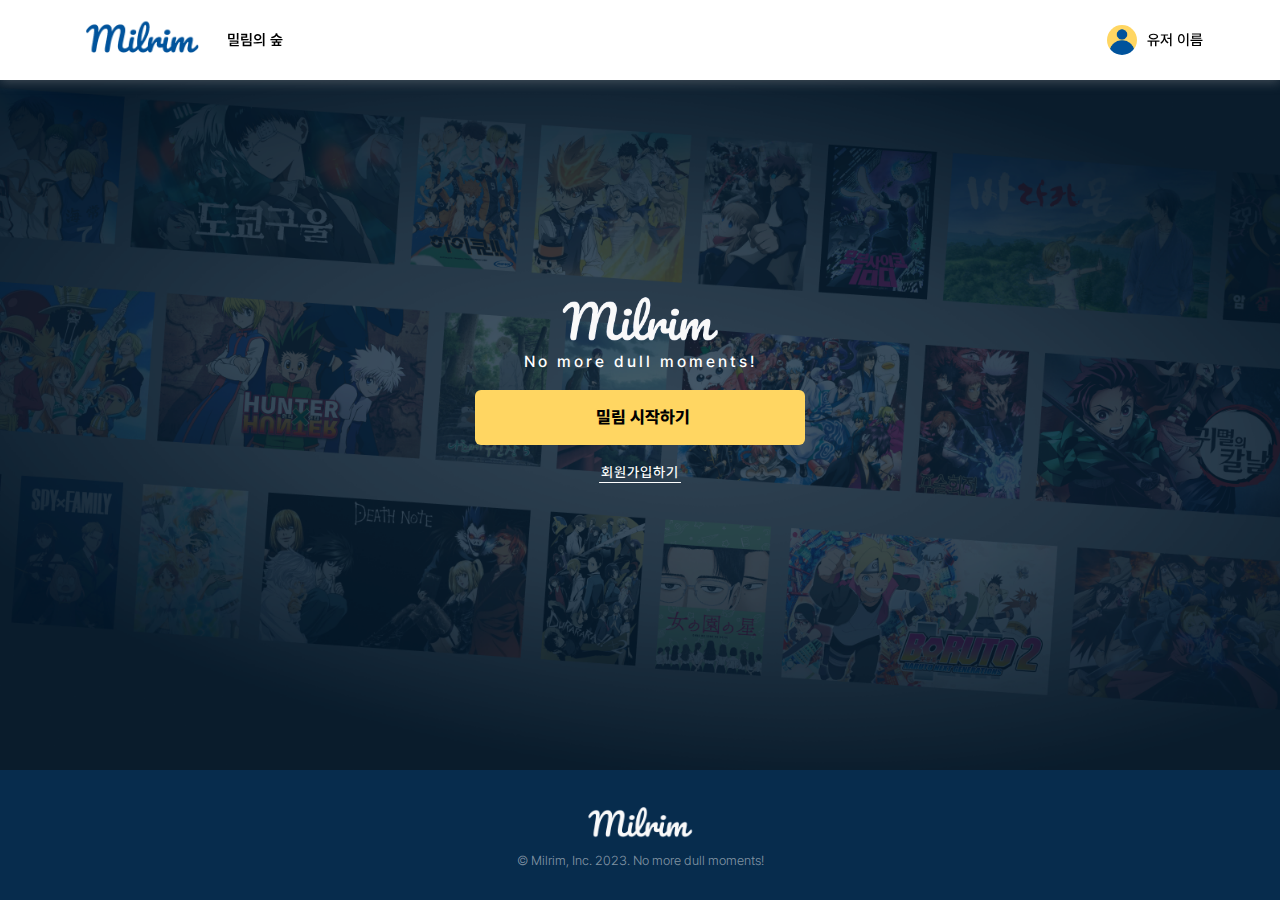
<file: index.html>
<!DOCTYPE html>
<html lang="ko">

<head>
    <meta charset="UTF-8">
    <meta http-equiv="X-UA-Compatible" content="IE=edge">
    <meta name="viewport" content="width=device-width, initial-scale=1.0">
    <meta property="og:title" content="project5 Milrim">
    <meta property="og:url" content="https://mrrobotcorp.github.io/project5_Milrim/">
    <meta property="og:image" content="https://mrrobotcorp.github.io/project5_Milrim//source/thumbnail.png">
    <meta property="og:description" content="4조 프로젝트 사이트 - Milrim">
    <meta name="twitter:card" content="summary">
    <meta name="twitter:title" content="project5 Milrim">
    <meta name="twitter:url" content="https://mrrobotcorp.github.io/project5_Milrim/">
    <meta name="twitter:image" content="https://mrrobotcorp.github.io/project5_Milrim//source/thumbnail.png">
    <meta name="twitter:description" content="4조 프로젝트 사이트 - Milrim">
    <meta name="description" content="4조 프로젝트 사이트 - Milrim">
    <meta name='keywords' content='project, milrim, toy project, community, ott service'>

    <link rel="icon" href="./source/favicon-32x32.png" sizes="32x32">
    <link rel="apple-touch-icon" href="./source/apple-icon-180x180.png" sizes="180x180">
    <title>Milrim | 밀림</title>
    <link rel="stylesheet" href="./css/home.css">
    <link rel="stylesheet" href="./css/header.css">
</head>

<body>
    
    <header>
        <nav>
            <ul class="gnb">
                <li>
                    <a href="./main.html"><img class="headLogo" src="./source/logo_noBg_b.png"></a>
                </li>
                <li><a href="./community.html">밀림의 숲</a></li>
            </ul>
            <div class="mypageAll">
                <div class="myProfile">
                    <img class="profImg" src="./source/none.png">
                    <span>유저 이름</span>
                </div>
                <div class="adminAll">
                    <img class="profImg" src="./source/apple-icon-180x180.png">
                    <span>밀림 관리자</span>
                </div>
                <ul class="mpList">
                    <li>
                        <img class="profImg" src="./source/none.png">
                        <span>유저 이름</span>
                    </li>
                    <li>
                        <a href="#">프로필 관리</a>
                    </li>
                    <li>
                        <a href="#">보관함</a>
                    </li>
                    <li>
                        <a href="#">설정</a>
                    </li>
                    <li>
                        <a href="#">로그아웃</a>
                    </li>
                </ul>
            </div>
        </nav>
    </header>

    <main>
        <div class="mainComm">
            <div class="mainLogo">
                <img src="./source/logo_noBg.png">
            </div>
            <p>No more dull moments!</p>
        </div>
        <a href="#" class="startBtn">
            <p class="btnText">밀림 시작하기</p>
            <div class="btnArrow">
                <p class="btnText2">>></p>
            </div>
        </a>
        <a href="#" class="regBtn">회원가입하기</a>
    </main>

    <footer>
        <img src="./source/logo_noBg.png">
        <p>© Milrim, Inc. 2023. No more dull moments!</p>
    </footer>
    <script src="./js/header.js"></script>
</body>

</html>
</file>
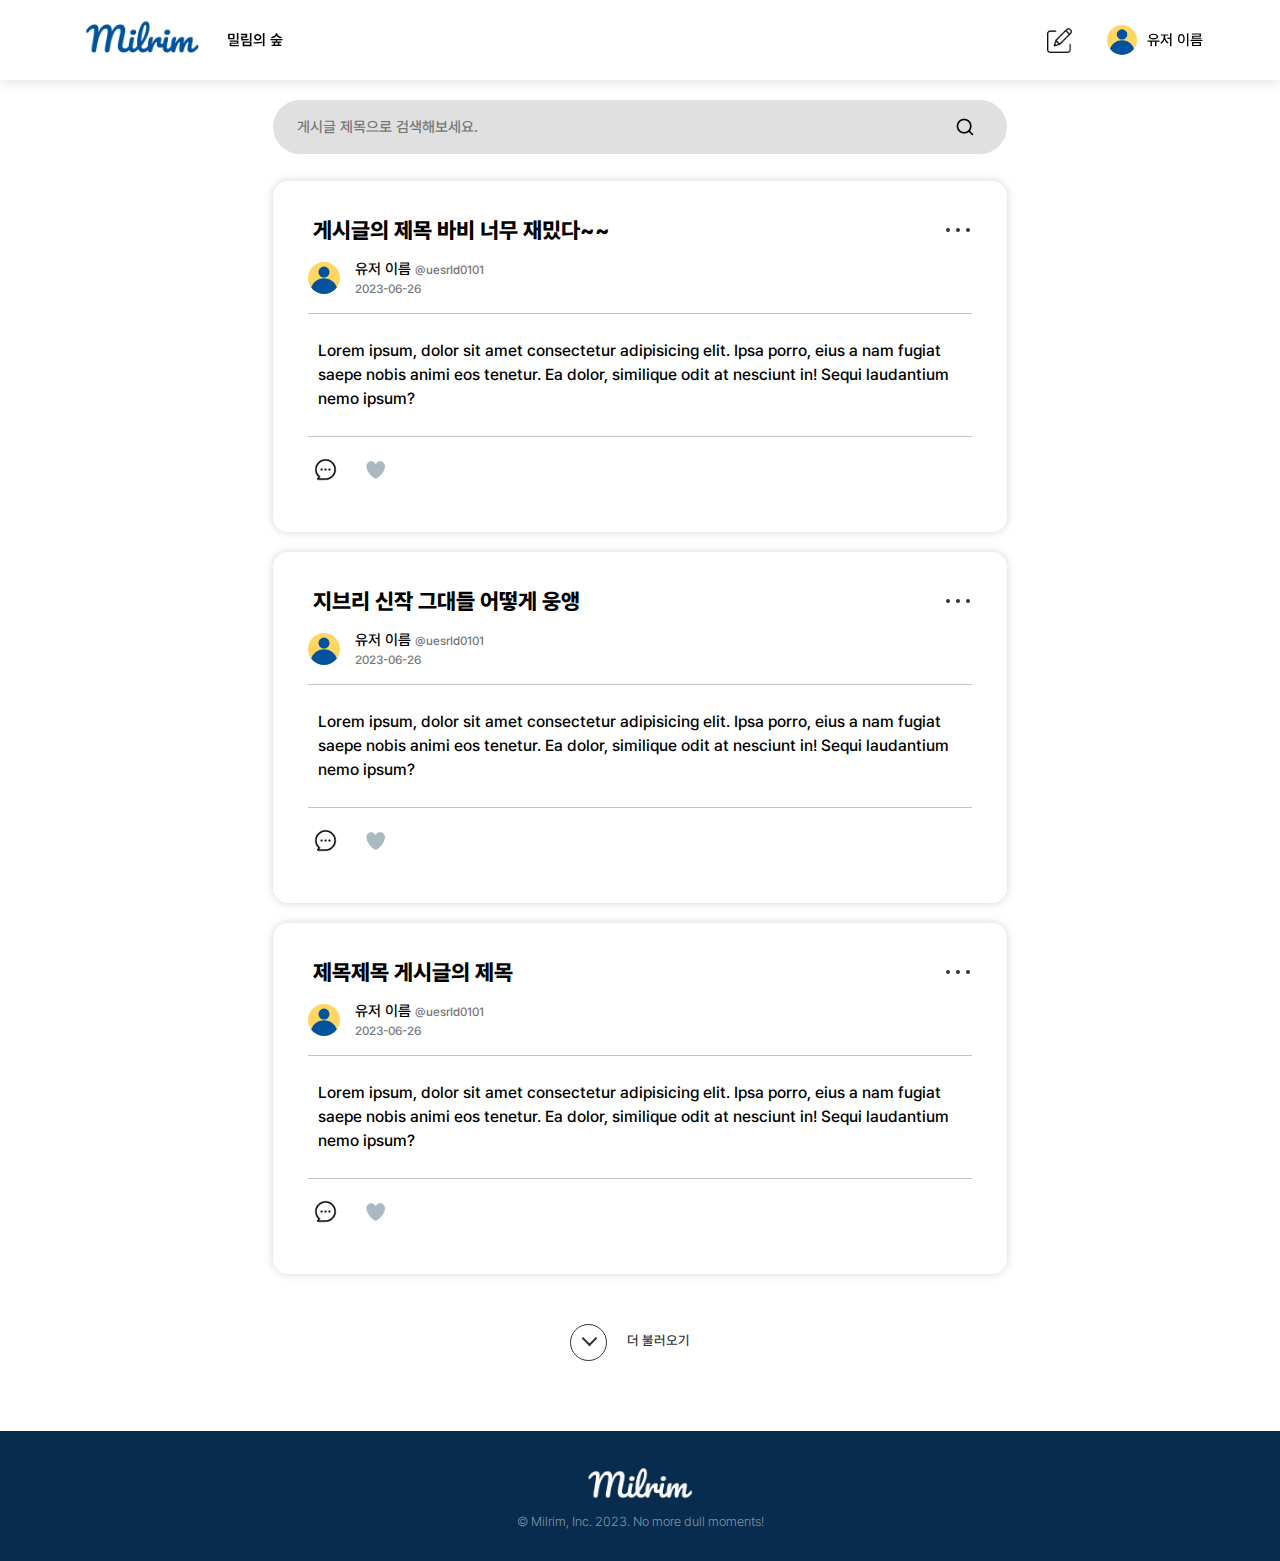
<file: community.html>
<!DOCTYPE html>
<html lang="ko">
    <meta charset="UTF-8">
    <meta http-equiv="X-UA-Compatible" content="IE=edge">
    <meta name="viewport" content="width=device-width, initial-scale=1.0">
    <meta property="og:title" content="project5 Milrim">
    <meta property="og:url" content="https://mrrobotcorp.github.io/project5_Milrim/">
    <meta property="og:image" content="https://mrrobotcorp.github.io/project5_Milrim//source/thumbnail.png">
    <meta property="og:description" content="4조 프로젝트 사이트 - Milrim">
    <meta name="twitter:card" content="summary">
    <meta name="twitter:title" content="project5 Milrim">
    <meta name="twitter:url" content="https://mrrobotcorp.github.io/project5_Milrim/">
    <meta name="twitter:image" content="https://mrrobotcorp.github.io/project5_Milrim//source/thumbnail.png">
    <meta name="twitter:description" content="4조 프로젝트 사이트 - Milrim">
    <meta name="description" content="4조 프로젝트 사이트 - Milrim">
    <meta name='keywords' content='project, milrim, toy project, community, ott service'>

    <link rel="icon" href="./source/favicon-32x32.png" sizes="32x32">
    <link rel="apple-touch-icon" href="./source/apple-icon-180x180.png" sizes="180x180">
    <title>Milrim | 밀림</title>

    <link rel="stylesheet" href="./css/header.css">
    <link rel="stylesheet" href="./css/community.css">

</head>
<body>
    <header>
        <nav>
            <ul class="gnb">
                <li>
                    <a href="./main.html"><img class="headLogo" src="./source/logo_noBg_b.png"></a>
                </li>
                <li><a href="./community.html">밀림의 숲</a></li>
            </ul>
            <div class="mypageAll">
                
                <div class="wBtn">
                    <button type="button" class="writeBtn"></button>
                </div>
                
                <div class="myProfile">
                    <img class="profImg" src="./source/none.png">
                    <span>유저 이름</span>
                </div>
                <ul class="mpList">
                    <li>
                        <img class="profImg" src="./source/none.png">
                        <span>유저 이름</span>
                    </li>
                    <li>
                        <a href="#">프로필 관리</a>
                    </li>
                    <li>
                        <a href="#">보관함</a>
                    </li>
                    <li>
                        <a href="#">설정</a>
                    </li>
                    <li>
                        <a href="#">로그아웃</a>
                    </li>
                </ul>
            </div>
        </nav>
    </header>
    <section class="postSection">

        <!-- 게시글 검색 -->
        <form action="" method="" class="postSchBox">
            <input type="text" class="postSch" name="postSch" 
            placeholder="게시글 제목으로 검색해보세요.">
            <button type="submit"></button>
        </form>
        <article class="postAll">
            <div class="postTop">
                <div class="postTitle">
                    <h4>게시글의 제목 바비 너무 재밌다~~</h4>
                    <div class="postMore">
                        <span></span>
                        <span></span>
                        <span></span>
                    </div>
                    <ul class="moreList">
                        <li class="copy">공유하기</li>
                        <li class="hide">숨기기</li>
                        <li class="particleAll">
                            <span class="pBtn">숨쉬기</span>
                            <span class="particles">
                            </span>
                        </li>
                    </ul>
                </div>
                <div class="postUserInfo">
                    <img src="./source/none.png" class="postUserImg">
                    <div class="postUserTxt">
                        <span>유저 이름</span>
                        <span class="puId">@uesrId0101</span>
                        <p>2023-06-26</p>
                    </div>
                </div>
            </div>
            <!-- 게시글 내용 -->
            <div class="pContent">
                <p>
                    Lorem ipsum, dolor sit amet consectetur adipisicing elit. Ipsa porro, eius a nam fugiat saepe nobis
                    animi eos tenetur. Ea dolor, similique odit at nesciunt in! Sequi laudantium nemo ipsum?
                </p>
            </div>
            <div class="postBottom">
                <div class="postBtnAll">
                    <button class="cmmtBtn">
                        <div>
                            <img class="cmmtImg" src="./source/cmmtIco.png">
                        </div>
                    </button>
                    <button class="likeBtn">
                        <div class="like"></div>
                    </button>
                </div>
            </div>
            <!-- 게시글 상세 - 댓글 -->
            <div class="disCommt">
                <span>댓글</span>
                <span>(10)</span>
                <span>좋아요</span>
                <span>(30)</span>
                <form action="" method="">
                    <textarea type="text" name="addCmmt" placeholder="댓글을 남겨주세요."></textarea>
                    <button type="submit" class="addCmmtBtn">등록</button>
                </form>
                <div class="cmmtUser">
                    <img src="./source/none.png" class="cmmtUserImg">
                    <div class="cmmtUserTxt">
                        <span>유저 이름</span>
                        <span>@uesrId0101</span>
                        <p class="cmmtCon">
                            Lorem ipsum dolor sit, amet consectetur adipisicing elit.
                            Sapiente repellendus eveniet sint maiores.
                        </p>
                    </div>
                    <div class="cmmtMore">
                        <span></span>
                        <span></span>
                        <span></span>
                    </div>
                    <ul class="cmmtMoreList">
                        <li>답글달기</li>
                        <li>유저보기</li>
                        <li class="particleAll">
                            <span class="pBtn">숨쉬기</span>
                            <span class="particles">
                            </span>
                        </li>
                    </ul>
                </div>
                <div class="cmmtUser">
                    <img src="./source/none.png" class="cmmtUserImg">
                    <div class="cmmtUserTxt">
                        <span>유저 이름</span>
                        <span>@uesrId0101</span>
                        <p class="cmmtCon">
                            Lorem ipsum dolor sit, amet consectetur adipisicing elit.
                            Sapiente repellendus eveniet sint maiores.
                        </p>
                    </div>
                    <div class="cmmtMore">
                        <span></span>
                        <span></span>
                        <span></span>
                    </div>
                    <ul class="cmmtMoreList">
                        <li>답글달기</li>
                        <li>유저보기</li>
                        <li class="particleAll">
                            <span class="pBtn">숨쉬기</span>
                            <span class="particles">
                            </span>
                        </li>
                    </ul>
                </div>
            </div>
        </article>
        
        <article class="postAll">
            <div class="postTop">
                <div class="postTitle">
                    <h4>지브리 신작 그대들 어떻게 웅앵</h4>
                    <div class="postMore">
                        <span></span>
                        <span></span>
                        <span></span>
                    </div>
                    <ul class="moreList">
                        <li class="copy">공유하기</li>
                        <li class="hide">숨기기</li>
                        <li class="particleAll">
                            <span class="pBtn">숨쉬기</span>
                            <span class="particles">
                            </span>
                        </li>
                    </ul>
                </div>
                <div class="postUserInfo">
                    <img src="./source/none.png" class="postUserImg">
                    <div class="postUserTxt">
                        <span>유저 이름</span>
                        <span class="puId">@uesrId0101</span>
                        <p>2023-06-26</p>
                    </div>
                </div>
            </div>
            <div class="pContent">
                <p>
                    Lorem ipsum, dolor sit amet consectetur adipisicing elit. Ipsa porro, eius a nam fugiat saepe nobis
                    animi eos tenetur. Ea dolor, similique odit at nesciunt in! Sequi laudantium nemo ipsum?
                </p>
            </div>
            <div class="postBottom">
                <div class="postBtnAll">
                    <button class="cmmtBtn">
                        <div>
                            <img class="cmmtImg" src="./source/cmmtIco.png">
                        </div>
                    </button>
                    <button class="likeBtn">
                        <div class="like"></div>
                    </button>
                </div>
            </div>
            <div class="disCommt">
                <span>댓글</span>
                <span>(10)</span>
                <span>좋아요</span>
                <span>(30)</span>
                <form action="" method="">
                    <textarea type="text" name="addCmmt" placeholder="댓글을 남겨주세요."></textarea>
                    <button type="submit" class="addCmmtBtn">등록</button>
                </form>
                <div class="cmmtUser">
                    <img src="./source/none.png" class="cmmtUserImg">
                    <div class="cmmtUserTxt">
                        <span>유저 이름</span>
                        <span>@uesrId0101</span>
                        <p class="cmmtCon">
                            Lorem ipsum dolor sit, amet consectetur adipisicing elit.
                            Sapiente repellendus eveniet sint maiores.
                        </p>
                    </div>
                    <div class="cmmtMore">
                        <span></span>
                        <span></span>
                        <span></span>
                    </div>
                    <ul class="cmmtMoreList">
                        <li>답글달기</li>
                        <li>유저보기</li>
                        <li class="particleAll">
                            <span class="pBtn">숨쉬기</span>
                            <span class="particles">
                            </span>
                        </li>
                    </ul>
                </div>
            </div>
        </article>
        <article class="postAll">
            <div class="postTop">
                <div class="postTitle">
                    <h4>제목제목 게시글의 제목</h4>
                    <div class="postMore">
                        <span></span>
                        <span></span>
                        <span></span>
                    </div>
                    <ul class="moreList">
                        <li class="copy">공유하기</li>
                        <li class="hide">숨기기</li>
                        <li class="particleAll">
                            <span class="pBtn">숨쉬기</span>
                            <span class="particles">
                            </span>
                        </li>
                    </ul>
                </div>
                <div class="postUserInfo">
                    <img src="./source/none.png" class="postUserImg">
                    <div class="postUserTxt">
                        <span>유저 이름</span>
                        <span class="puId">@uesrId0101</span>
                        <p>2023-06-26</p>
                    </div>
                </div>
            </div>
            <div class="pContent">
                <p>
                    Lorem ipsum, dolor sit amet consectetur adipisicing elit. Ipsa porro, eius a nam fugiat saepe nobis
                    animi eos tenetur. Ea dolor, similique odit at nesciunt in! Sequi laudantium nemo ipsum?
                </p>
            </div>
            <div class="postBottom">
                <div class="postBtnAll">
                    <button class="cmmtBtn">
                        <div>
                            <img class="cmmtImg" src="./source/cmmtIco.png">
                        </div>
                    </button>
                    <button class="likeBtn">
                        <div class="like"></div>
                    </button>
                </div>
            </div>
            <div class="disCommt">
                <span>댓글</span>
                <span>(10)</span>
                <span>좋아요</span>
                <span>(30)</span>
                <form action="" method="">
                    <textarea type="text" name="addCmmt" placeholder="댓글을 남겨주세요."></textarea>
                    <button type="submit" class="addCmmtBtn">등록</button>
                </form>
            </div>
        </article>
        <article class="postAll">
            <div class="postTop">
                <div class="postTitle">
                    <h4>게시글의 제목입니다 제목제목</h4>
                    <div class="postMore">
                        <span></span>
                        <span></span>
                        <span></span>
                    </div>
                    <ul class="moreList">
                        <li class="copy">공유하기</li>
                        <li class="hide">숨기기</li>
                        <li class="particleAll">
                            <span class="pBtn">숨쉬기</span>
                            <span class="particles">
                            </span>
                        </li>
                    </ul>
                </div>
                <div>
                    <div class="postUserInfo">
                        <img src="./source/none.png" class="postUserImg">
                        <div class="postUserTxt">
                            <span>유저 이름</span>
                            <span class="puId">@uesrId0101</span>
                            <p>2023-06-26</p>
                        </div>
                    </div>
                </div>
            </div>
            <div class="pContent">
                <p>
                    Lorem ipsum, dolor sit amet consectetur adipisicing elit. Ipsa porro, eius a nam fugiat saepe nobis
                    animi eos tenetur. Ea dolor, similique odit at nesciunt in! Sequi laudantium nemo ipsum?
                    Lorem ipsum dolor, sit amet consectetur adipisicing elit. Eius neque at doloremque praesentium,
                    eligendi molestiae similique necessitatibus totam ipsam molestias, voluptatum enim distinctio,
                    libero ullam unde ex! Quo, earum quidem.
                </p>
            </div>
            <div class="postBottom">
                <div class="postBtnAll">
                    <button class="cmmtBtn">
                        <div>
                            <img class="cmmtImg" src="./source/cmmtIco.png">
                        </div>
                    </button>
                    <button class="likeBtn">
                        <div class="like"></div>
                    </button>
                </div>
            </div>
            <div class="disCommt">
                <span>댓글</span>
                <span>(10)</span>
                <span>좋아요</span>
                <span>(30)</span>
                <form action="" method="">
                    <textarea type="text" name="addCmmt" placeholder="댓글을 남겨주세요."></textarea>
                    <button type="submit" class="addCmmtBtn">등록</button>
                </form>
            </div>
        </article>
        <article class="postAll">
            <div class="postTop">
                <div class="postTitle">
                    <h4>명탐정 코난.. 쉐리 스티커 내놔라...</h4>
                    <div class="postMore">
                        <span></span>
                        <span></span>
                        <span></span>
                    </div>
                    <ul class="moreList">
                        <li class="copy">공유하기</li>
                        <li class="hide">숨기기</li>
                        <li class="particleAll">
                            <span class="pBtn">숨쉬기</span>
                            <span class="particles">
                            </span>
                        </li>
                    </ul>
                </div>
                <div class="postUserInfo">
                    <img src="./source/none.png" class="postUserImg">
                    <div class="postUserTxt">
                        <span>유저 이름</span>
                        <span class="puId">@uesrId0101</span>
                        <p>2023-06-26</p>
                    </div>
                </div>
            </div>
            <div class="pContent">
                <p>
                    Lorem ipsum, dolor sit amet consectetur adipisicing elit. Ipsa porro, eius a nam fugiat saepe nobis
                    animi eos tenetur. Ea dolor, similique odit at nesciunt in! Sequi laudantium nemo ipsum?
                </p>
            </div>
            <div class="postBottom">
                <div class="postBtnAll">
                    <button class="cmmtBtn">
                        <div>
                            <img class="cmmtImg" src="./source/cmmtIco.png">
                        </div>
                    </button>
                    <button class="likeBtn">
                        <div class="like"></div>
                    </button>
                </div>
            </div>
            <div class="disCommt">
                <span>댓글</span>
                <span>(10)</span>
                <span>좋아요</span>
                <span>(30)</span>
                <form action="" method="">
                    <textarea type="text" name="addCmmt" placeholder="댓글을 남겨주세요."></textarea>
                    <button type="submit" class="addCmmtBtn">등록</button>
                </form>
                <div class="cmmtUser">
                    <img src="./source/none.png" class="cmmtUserImg">
                    <div class="cmmtUserTxt">
                        <span>유저 이름</span>
                        <span>@uesrId0101</span>
                        <p class="cmmtCon">
                            Lorem ipsum dolor sit, amet consectetur adipisicing elit.
                            Sapiente repellendus eveniet sint maiores.
                        </p>
                    </div>
                    <div class="cmmtMore">
                        <span></span>
                        <span></span>
                        <span></span>
                    </div>
                    <ul class="cmmtMoreList">
                        <li>답글달기</li>
                        <li>유저보기</li>
                        <li class="particleAll">
                            <span class="pBtn">숨쉬기</span>
                            <span class="particles">
                            </span>
                        </li>
                    </ul>
                </div>
            </div>
        </article>

        <button class="morePost">
            <span class="circle">
                <span class="icon arrow"></span>
            </span>
            <span class="moreTxt">더 불러오기</span>
        </button>
    </section>

    <footer>
        <div id="scrollTop">
            <span class="blind">맨 위로 가기</span>
            <div class="topTxt">Top</div>
        </div>
        <img src="./source/logo_noBg.png">
        <p>© Milrim, Inc. 2023. No more dull moments!</p>
    </footer>

    <script src="./js/header.js"></script>
    <script src="https://code.jquery.com/jquery-3.7.0.min.js"></script>
    <script src="./js/community.js"></script>

</body>
</html>
</file>
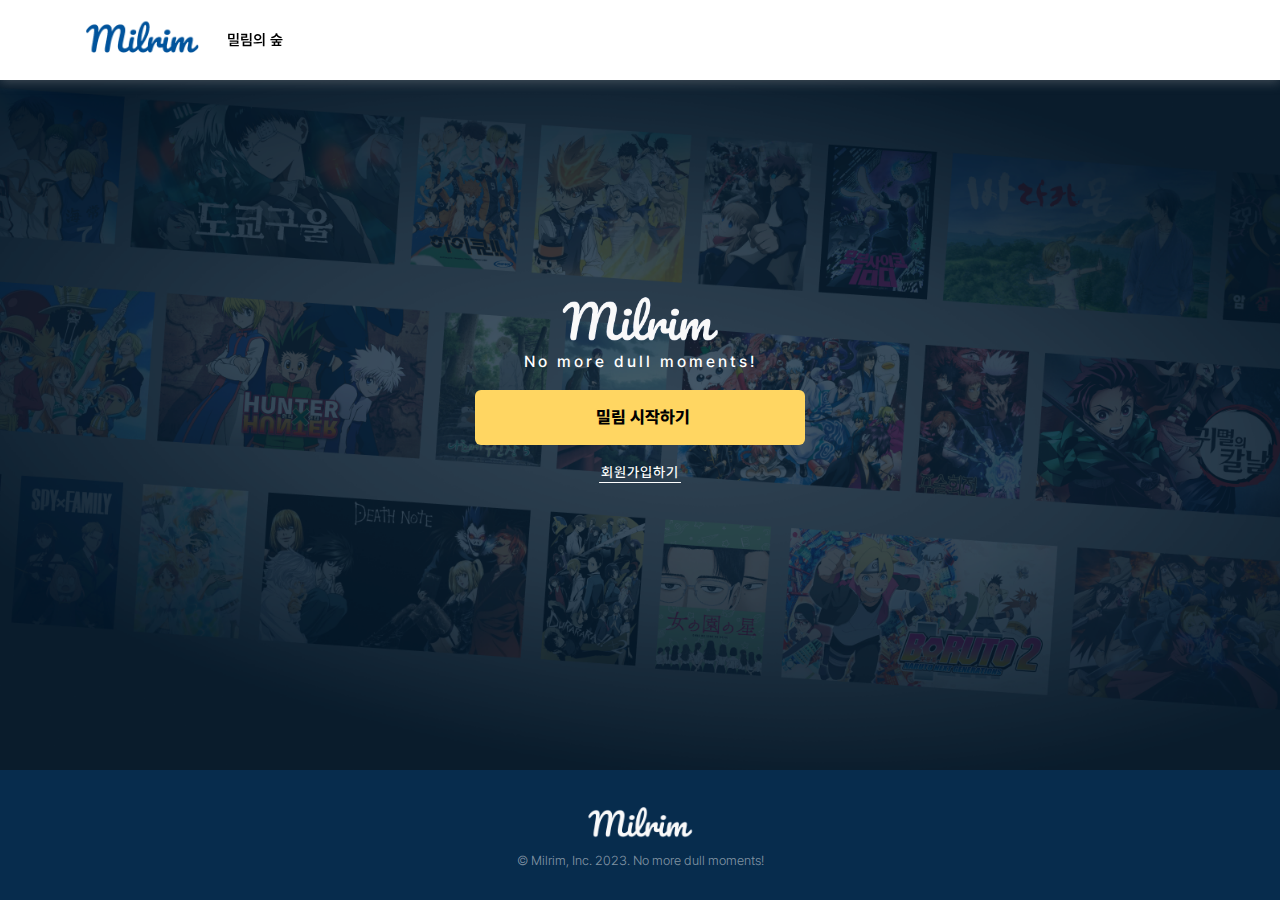
<file: home.html>
<!DOCTYPE html>
<html lang="ko">

<head>
    <meta charset="UTF-8">
    <meta http-equiv="X-UA-Compatible" content="IE=edge">
    <meta name="viewport" content="width=device-width, initial-scale=1.0">
    <meta property="og:title" content="project5 Milrim">
    <meta property="og:url" content="https://mrrobotcorp.github.io/project5_Milrim/">
    <meta property="og:image" content="https://mrrobotcorp.github.io/project5_Milrim//source/thumbnail.png">
    <meta property="og:description" content="4조 프로젝트 사이트 - Milrim">
    <meta name="twitter:card" content="summary">
    <meta name="twitter:title" content="project5 Milrim">
    <meta name="twitter:url" content="https://mrrobotcorp.github.io/project5_Milrim/">
    <meta name="twitter:image" content="https://mrrobotcorp.github.io/project5_Milrim//source/thumbnail.png">
    <meta name="twitter:description" content="4조 프로젝트 사이트 - Milrim">
    <meta name="description" content="4조 프로젝트 사이트 - Milrim">
    <meta name='keywords' content='project, milrim, toy project, community, ott service'>

    <link rel="icon" href="./source/favicon-32x32.png" sizes="32x32">
    <link rel="apple-touch-icon" href="./source/apple-icon-180x180.png" sizes="180x180">
    <title>Milrim | 밀림</title>
    <link rel="stylesheet" href="./css/home.css">
    <link rel="stylesheet" href="./css/header.css">
</head>

<body>
    
    <header>
        <nav>
            <ul class="gnb">
                <li>
                    <a href="#"><img class="headLogo" src="./source/logo_noBg_b.png"></a>
                </li>
                <li><a href="#">밀림의 숲</a></li>
            </ul>
            <div class="mypageAll">
                <div class="myProfile">
                    <img class="profImg" src="./source/none.png">
                    <span>유저 이름</span>
                </div>
                <div class="adminAll">
                    <img class="profImg" src="./source/apple-icon-180x180.png">
                    <span>밀림 관리자</span>
                </div>
                <ul class="mpList">
                    <li>
                        <img class="profImg" src="./source/none.png">
                        <span>유저 이름</span>
                    </li>
                    <li>
                        <a href="#">프로필 관리</a>
                    </li>
                    <li>
                        <a href="#">보관함</a>
                    </li>
                    <li>
                        <a href="#">설정</a>
                    </li>
                    <li>
                        <a href="#">로그아웃</a>
                    </li>
                </ul>
            </div>
        </nav>
    </header>

    <main>
        <div class="mainComm">
            <div class="mainLogo">
                <img src="./source/logo_noBg.png">
            </div>
            <p>No more dull moments!</p>
        </div>
        <a href="#" class="startBtn">
            <p class="btnText">밀림 시작하기</p>
            <div class="btnArrow">
                <p class="btnText2">>></p>
            </div>
        </a>
        <a href="#" class="regBtn">회원가입하기</a>
    </main>

    <footer>
        <img src="./source/logo_noBg.png">
        <p>© Milrim, Inc. 2023. No more dull moments!</p>
    </footer>
    <script src="./js/header.js"></script>
</body>

</html>
</file>
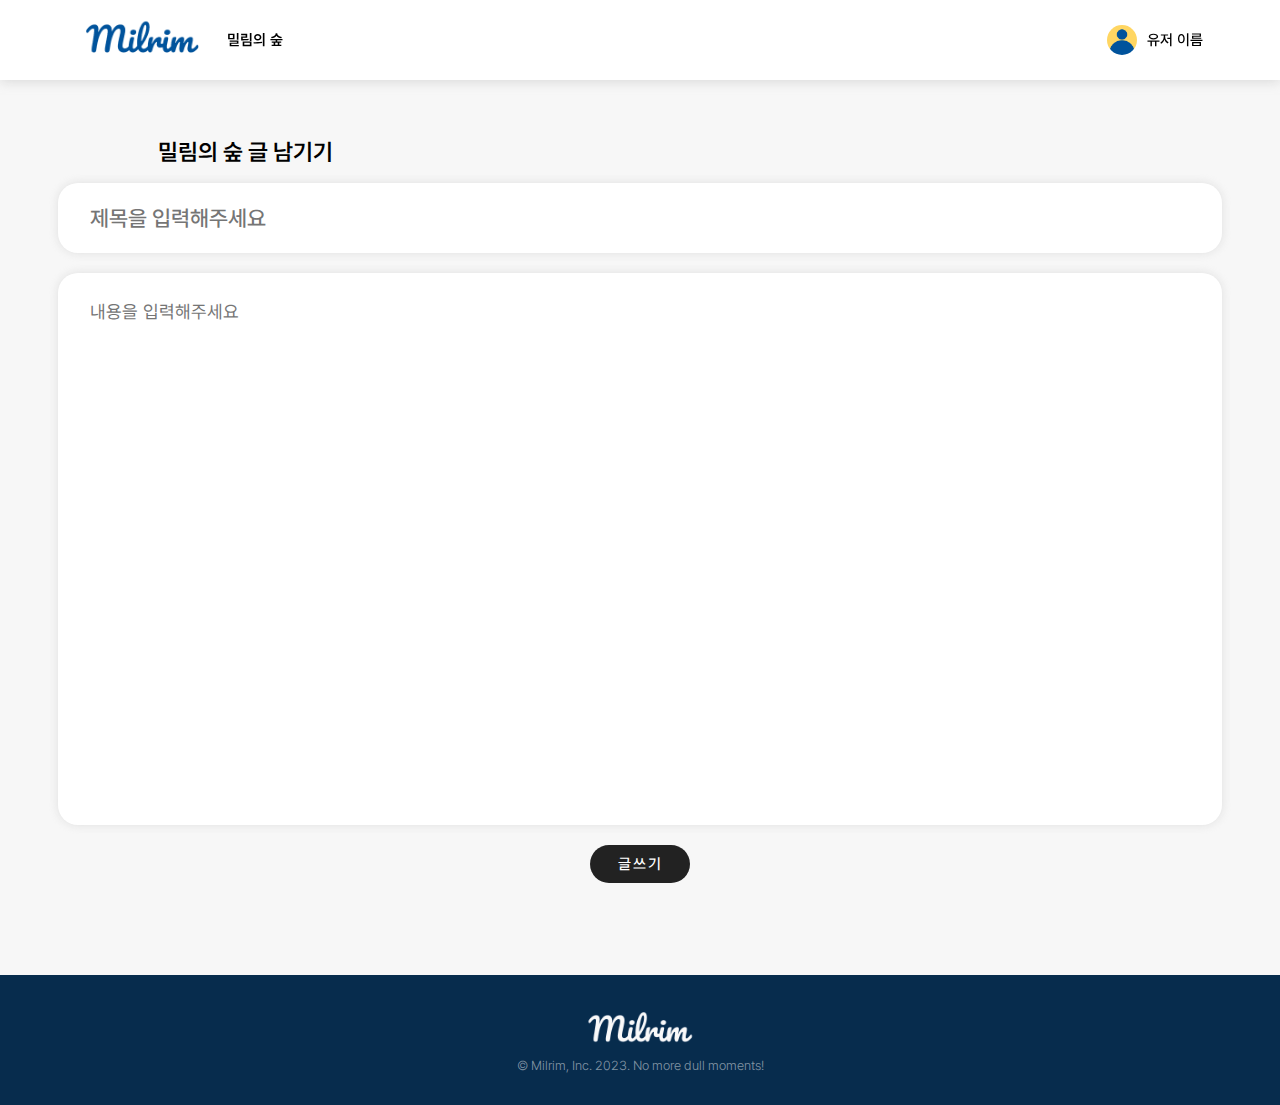
<file: writePost.html>
<!DOCTYPE html>
<html lang="ko">

<head>
    <meta charset="UTF-8">
    <meta http-equiv="X-UA-Compatible" content="IE=edge">
    <meta name="viewport" content="width=device-width, initial-scale=1.0">
    <meta property="og:title" content="project5 Milrim">
    <meta property="og:url" content="https://mrrobotcorp.github.io/project5_Milrim/">
    <meta property="og:image" content="https://mrrobotcorp.github.io/project5_Milrim//source/thumbnail.png">
    <meta property="og:description" content="4조 프로젝트 사이트 - Milrim">
    <meta name="twitter:card" content="summary">
    <meta name="twitter:title" content="project5 Milrim">
    <meta name="twitter:url" content="https://mrrobotcorp.github.io/project5_Milrim/">
    <meta name="twitter:image" content="https://mrrobotcorp.github.io/project5_Milrim//source/thumbnail.png">
    <meta name="twitter:description" content="4조 프로젝트 사이트 - Milrim">
    <meta name="description" content="4조 프로젝트 사이트 - Milrim">
    <meta name='keywords' content='project, milrim, toy project, community, ott service'>

    <link rel="icon" href="./source/favicon-32x32.png" sizes="32x32">
    <link rel="apple-touch-icon" href="./source/apple-icon-180x180.png" sizes="180x180">
    <title>Milrim | 밀림</title>
    <link rel="stylesheet" href="./css/header.css">
    <link rel="stylesheet" href="./css/writePost.css">
</head>

<body>
    <header>
        <nav>
            <ul class="gnb">
                <li>
                    <a href="#"><img class="headLogo" src="./source/logo_noBg_b.png"></a>
                </li>
                <li><a href="#">밀림의 숲</a></li>
            </ul>
            <div class="mypageAll">
                <div class="myProfile">
                    <img class="profImg" src="./source/none.png">
                    <span>유저 이름</span>
                </div>
                <ul class="mpList">
                    <li>
                        <img class="profImg" src="./source/none.png">
                        <span>유저 이름</span>
                    </li>
                    <li>
                        <a href="#">프로필 관리</a>
                    </li>
                    <li>
                        <a href="#">보관함</a>
                    </li>
                    <li>
                        <a href="#">설정</a>
                    </li>
                    <li>
                        <a href="#">로그아웃</a>
                    </li>
                </ul>
            </div>
        </nav>
    </header>

    <section class="inner">
        <h3>밀림의 숲 글 남기기</h3>
        <form name="writePost" method="post">
            <input type="text" name="pTitle" placeholder="제목을 입력해주세요">
            <textarea name="textbox" placeholder="내용을 입력해주세요"></textarea>
            <button type="button" class="postBtn">글쓰기</button>
        </form>
    </section>

    <footer>
        <img src="./source/logo_noBg.png">
        <p>© Milrim, Inc. 2023. No more dull moments!</p>
    </footer>

    <script src="https://cdnjs.cloudflare.com/ajax/libs/jquery/3.7.0/jquery.min.js"></script>
    <script src="./js/header.js"></script>
    <!-- <script src="./js/writePost.js"></script> -->
</body>

</html>
</file>
<file: css/community.css>
.mypageAll { display: flex; align-items: center;  }
.wBtn { display: flex; align-items: center; justify-content: center; width: 30px; height: 30px; margin-right: 30px; padding: 3px; border-radius: 5px; cursor: pointer; transition: all .25s; }
.wBtn:hover { background-color: #ffd56275;}
.writeBtn { width: 25px; height: 25px; background: url(../source/writeIco.png) center center; background-size: cover; cursor: pointer; }

section { padding-top: 100px; width: calc(100vw * 1100 / 1920); margin: 0 auto 70px auto; } 
section .postSchBox { margin-bottom: 27px; padding: 0 20px; display: flex; align-items: center; justify-content: space-between; height: 50px; border-radius: 30px; background: #e0e0e0; border: 2px solid transparent; transition: all .3s ease; } 
section .postSchBox input { width: 90%; background: transparent; font-size: 15px; font-family: pMedium; } 
section .postSchBox button { width: 20px; height: 20px; margin-right: 10px; background: url(../source/searchIco.png) center center; background-size: cover; cursor: pointer; } 
section .postSchBox:focus-within { background: #fff; border: 2px solid var(--color-main); } 

section .postAll.active { display: block; }
section .postAll { display: none; padding: 30px 35px; margin-bottom: 20px; background: #fff; border-radius: 15px; box-shadow: 0px 0px 9px #62626244; } 
section .postAll .postTop { position: relative; padding-bottom: 18px; border-bottom: 1px solid #c3c3c3; } 
section .postTop .postTitle { display: flex; justify-content: space-between; margin-top: 8px; padding-bottom: 20px; }
.postTop .postTitle h4 { margin-left: 5px; font-size: 22px; font-family: pBold;}

section .postAll .postUserInfo { display: flex; align-items: center; } 
section .postAll .postUserImg { width: 32px; margin-right: 15px; border-radius: 50%; } 
section .postAll .postUserTxt { display: inline-block; } 
section .postAll .postUserTxt span:first-child { font-size: 15px; font-family: pMedium; } 
section .postAll .postUserTxt .puId { font-size: 12px; color: #777; } 
section .postAll .postUserTxt p { margin-top: 6px; font-size: 12px; color: #777; } 
section .postAll .postMore { position: relative; cursor: pointer; } 
section .postAll .postMore:hover span { background: #888; } 
section .postAll .postMore span { display: inline-block; margin-right: 2px; width: 4px; height: 4px; background-color: #333; border-radius: 10px; transition: all .3s; } 
section .postAll .moreList { display: none; position: absolute; top: 35%; right: -3%; padding: 5px 0; background: #fff; border: 1px solid #c3c3c3a1; box-shadow: 0 0 7px #c3c3c3ac; border-radius: 10px; } 
section .postAll .moreList.active { display: block; } 
section .postAll .moreList li { padding: 10px 15px; font-size: 14px; text-align: center; border-bottom: 1px solid #c3c3c380; cursor: pointer; transition: all .2s ease; font-family: pMedium; } 
section .postAll .moreList li:last-child { border: none; } 
section .postAll .moreList li:hover { color: var(--color-main); font-family: pSemi; } 

section .postAll .pContent { padding: 25px 10px; font-size: 16px; line-height: 150%; } 

section .postAll .postBottom { display: flex; align-items: center; justify-content: space-between; border-top: 1px solid #c3c3c3; } 
section .postAll .postBtnAll { display: flex; align-items: center; } 
section .postBottom button { display: flex; align-items: center; justify-content: center; padding: 0; background: #fff; cursor: pointer; } 

section .postBottom .cmmtBtn div { display: flex; align-items: center; justify-content: center; background: #fff; width: 35px; height: 35px; transition: all .3s ease; } 
section .postBottom .cmmtBtn div:hover { background: #ffebce; border-radius: 7px; transition: all .4s ease-out; } 
section .postBottom .cmmtBtn img { width: 27px; } 

section .postBottom .like { width: 60px; height: 60px; padding-bottom: 5px; background: url("../source/likeBtn.png") no-repeat; transition: background-position 1s steps(28); transition-duration: 0s; } 
section .postBottom .like.active { transition-duration: 1s; background-position: -1834px 0; } 

section .disCommt { display: none; } 
section .disCommt.active { display: block; } 
section .disCommt > span:nth-child(2n+1) { margin-left: 7px; font-size: 15px; font-family: pSemi; } 
section .disCommt span:nth-child(2n) { font-size: 13px; } 
section .disCommt form { width: 100%; margin: 15px 3px 20px 3px; display: flex; align-items: center; justify-content: space-between; } 
section .disCommt form textarea { width: 100%; height: 50px; padding: 15px 20px; background: #ececec; font-family: pMedium; border-radius: 10px 0 0 10px; transition: all .3s ease; outline: 2px solid transparent; resize: none; } 
section .disCommt form textarea:focus { background: #fff; outline: 2px solid var(--color-main); } 
section .disCommt form .addCmmtBtn { height: 80px; width: 60px; color: #fff; background: var(--color-main); border-radius: 0 10px 10px 0; font-family: pMedium; cursor: pointer; outline: 2px solid transparent; transition: all .22s ease; } 
section .disCommt form textarea:focus ~ .addCmmtBtn { outline: 2px solid var(--color-main); } 

section .disCommt .cmmtUser { position: relative; padding: 15px 0; margin-top: 10px; display: flex; align-items: center; justify-content: flex-start; border-top: 1px solid #c3c3c3; } 
section .disCommt .cmmtUserImg { width: 33px; margin: 0 18px 0 5px; border-radius: 50%; border: 2px solid var(--color-main); } 
section .disCommt .cmmtUserTxt span:first-child { font-family: pMedium; font-size: 14px; } 
section .disCommt .cmmtUserTxt span:nth-child(2) { font-size: 11px; color: #777; } 
section .disCommt .cmmtUserTxt .cmmtCon { padding: 10px 0; font-size: 14px; font-family: pLight; line-height: 120%; } 
section .disCommt .cmmtMore { position: absolute; right: 12px; top: 15px; cursor: pointer; } 
section .disCommt .cmmtMore:hover span { background: #888; } 
section .disCommt .cmmtMore span { display: inline-block; margin-right: 2px; width: 4px; height: 4px; background-color: #555; border-radius: 10px; transition: all .3s; } 
section .disCommt .cmmtMoreList { display: none; position: absolute; top: 50%; right: -1.5%; padding: 5px 0; background: #fff; border: 1px solid #c3c3c3a1; box-shadow: 0 0 7px #c3c3c3ac; border-radius: 10px; z-index: 500; } 
.disCommt .cmmtMoreList li { padding: 10px 14px; font-size: 13px; text-align: center; border-bottom: 1px solid #c3c3c380; cursor: pointer; transition: all .2s ease; } 
.disCommt .cmmtMoreList li:last-child { border: none; } 
.disCommt .cmmtMoreList li:hover { color: var(--color-main); font-family: pMedium; } 
.disCommt .cmmtMoreList.active { display: block; } 

/* -------------------------------------------- */
.morePost { position: relative; display: block; cursor: pointer; width: 140px; height: auto; margin: 50px auto; background: transparent; padding: 0; } 
.morePost .circle { transition: all 0.45s cubic-bezier(0.65, 0, 0.076, 1); position: relative; display: block; margin: 0; width: 35px; height: 35px; background: #fff; border: 1.5px solid #333; border-radius: 50px; } 
.morePost .circle .icon { transition: all 0.45s cubic-bezier(0.65, 0, 0.076, 1); position: absolute; top: 0; bottom: 0; margin: auto; background: #333; } 
.morePost .circle .icon.arrow { transition: all 0.45s cubic-bezier(0.65, 0, 0.076, 1); top: -13px; left: 18px; width: 1.5px; height: 16px; background: none; } 
.morePost .circle .icon.arrow::before { position: absolute; content: ""; top: 5px; left: -5px; width: 9px; height: 9px; border-bottom: 0.125rem solid #333; border-right: 0.125rem solid #333; transform: rotate(45deg); } 
.morePost .moreTxt { transition: all 0.45s cubic-bezier(0.65, 0, 0.076, 1); position: absolute; top: 0; right: 14%; bottom: 0; padding: 8px 0; color: #333; font-family: pMedium; text-align: center; text-transform: uppercase; } 
.morePost:hover .circle { width: 100%; background-color: var(--color-main); border: transparent; } 
.morePost:hover .circle .icon.arrow { background: #fff; transform: translate(0, 40%); } 
.morePost:hover .circle .icon.arrow::before { border-color: #fff; } 
.morePost:hover .moreTxt { color: #fff; font-family: pMedium; } 

/* ----------------- particle -------------------- */

.particleAll { position: relative; height: 12px; } 
.pBtn {position: absolute; top: 17px; text-align: center; transition: 0.2s; transform: translate(-50%, -50%); cursor: pointer; z-index: 10; } 
.particles {position: absolute; top: -120%; left: -50%; z-index: 5; } 
.shape {position: absolute; width: 50px;height: 50px;transform: scale(0.8); } 

/* --------------- scrollTop --------------- */
#scrollTop { background: #fff; box-shadow: 0 1.7px calc(100vw * 4 / 1920) #6d6d6d7e; color: #000; align-content: center; width: 40px; height: 40px; border-radius: calc(100vw * 50 / 1920); text-align: center; font-size: 10px; bottom: calc(100vw * 50 / 1920); right: calc(100vw * 170 / 1920); position: fixed; z-index: 300; cursor: pointer; } 
#scrollTop:hover { transition: 0.5s ease; background-color: #e7e7e7; } 
#scrollTop::before { content: "\2303"; position: absolute; top: 6px; left: 13px; color: #000; font-size: 19px; } 
#scrollTop .topTxt { display: block; margin-top: 17px; font-size: 12px; font-family: pMedium; }
</file>
<file: css/writePost.css>
body { 
    background: #f7f7f7;
    /* background: url(../source/wpBg.png) center center no-repeat;  */
    background-size: cover; 
}
section.inner { height: 95vh; padding: 0 10%; margin-top: 120px; } 
section h3 { width: 1100px; margin: 0 auto; padding: 20px 30px; font-family: pSemi; font-size: 23px;} 

form[name="writePost"] { height: 80vh; display: flex; justify-content: center; align-items: center; flex-direction: column; } 

form[name="writePost"] input { width: 1100px; padding: 20px 30px; margin-bottom: 20px; border: 2px solid transparent; background: #fff; box-shadow: 0 0 10px #c8c8c87b; border-radius: 20px; font-size: 22px; font-family: pMedium; transition: all .2s; } 
form[name="writePost"] input:focus { border: 2px solid #f6c02d; background: #fff; box-shadow: 0 0 0 transparent; } 
form[name="writePost"] textarea { padding: 25px 30px; width: 1100px; height: 500px; border: 2px solid transparent; background: #fff; box-shadow: 0 0 10px #c8c8c87b; border-radius: 20px; font-size: 18px; font-family: pRegular; line-height: 130%; resize: none; } 
form[name="writePost"] textarea:focus { border: 2px solid #f6c02d; background: #fff; box-shadow: 0 0 0 transparent; } 

form[name="writePost"] button { width: 100px; margin: 20px; padding: 10px 0; border-radius: 20px; background: #222; color: #fff; font-size: 15px; font-family: pMedium; letter-spacing: 2px; transition: all .3s; cursor: pointer; }
</file>
<file: css/home.css>
@import './reset.css';
main { min-height: calc(100vh - 130px); display: flex; align-items: center; justify-content: center; flex-direction: column; background: url(../source/mainBg2.png) center center; background-size: cover; } 

.mainComm { text-align: center; color: #fff; } 
.mainComm .mainLogo img { width: 180px; } 
.mainComm p { letter-spacing: 3px; } 

.startBtn { display: flex; justify-content: center; align-items: center; background: var(--color-sub); margin : 20px auto; width : 330px; height : 55px; overflow: hidden; text-align : center; transition : .2s; cursor : pointer; border-radius: 6px; } 
.btnText { width: 100%; margin-left: 90px; transition : .3s; font-family: pBold; font-size: 17px; } 
.btnArrow { position : relative; width : 180px; height : 55px; padding-top: 35px; background : #d39d08; left : -400px; transition : .3s; } 
.startBtn:hover .btnArrow { left: -260px; color: #fff; font-family: pSemi;} 
.startBtn:hover .btnText { margin-left : 130px; }

.regBtn { position: relative; font-size: 14px; color: #fff; letter-spacing: 1px; transition: all .2s ease;} 
.regBtn:after { content: ''; position: absolute; bottom: -3px; left: -2px; width: 82px; height: 0.7px; background: #fff; transition: all .2s ease;} 
.regBtn:hover { color: var(--color-sub); }
.regBtn:hover::after { background-color: var(--color-sub); }
</file>
<file: css/header.css>
@import './reset.css';

header { position: fixed; top: 0; z-index: 100; width: 100%; background: #fff; box-shadow: 0 2px 11px #a9a9a95c; } 
header nav { height: 80px; display: flex; justify-content: space-between; align-items: center; padding: 0 6%; font-size: 15px;  } 

nav .gnb { display: flex; align-items: center; font-family: pSemi; }
nav .headLogo { width: 130px; margin-right: 20px; }

nav .mypageAll .myProfile { height: 50px; display: flex; align-items: center; cursor: pointer;}
nav .profImg { width: 30px; margin-right: 10px; border-radius: 50%;}

nav .mypageAll .mpList { display: none; position: absolute; top: 80%; right: 4.5%; padding: 5px 22px; color: #fff; background: var(--color-main); border-radius: 7px; box-shadow: 0 0 10px rgba(83, 83, 83, 0.29); font-family: pRegular; }
nav .mypageAll .mpList.active { display: block; }
.mpList .profImg { width: 35px; border: 2px solid var(--color-sub);}
nav .mypageAll .mpList li { margin: 17px 0; font-size: 14px; }
nav .mypageAll .mpList li:first-child { display: flex; align-items: center; padding-bottom: 12px; border-bottom: 1px solid #fff; }
nav .mypageAll .mpList a { color: #fff; }

nav .adminAll { display: none; align-items: center; font-family: pSemi; font-size: 15px; }

/* --------------------- footer --------------------------- */
footer { display:flex; align-items: center; justify-content: center; flex-direction: column; padding: 20px 0; height: 90px; font-size: 13px; font-family: pLight; background: #072c4d;}
footer img { width: 120px;}
footer p { margin-top: 10px; color: #ffffff7d;}
</file>
